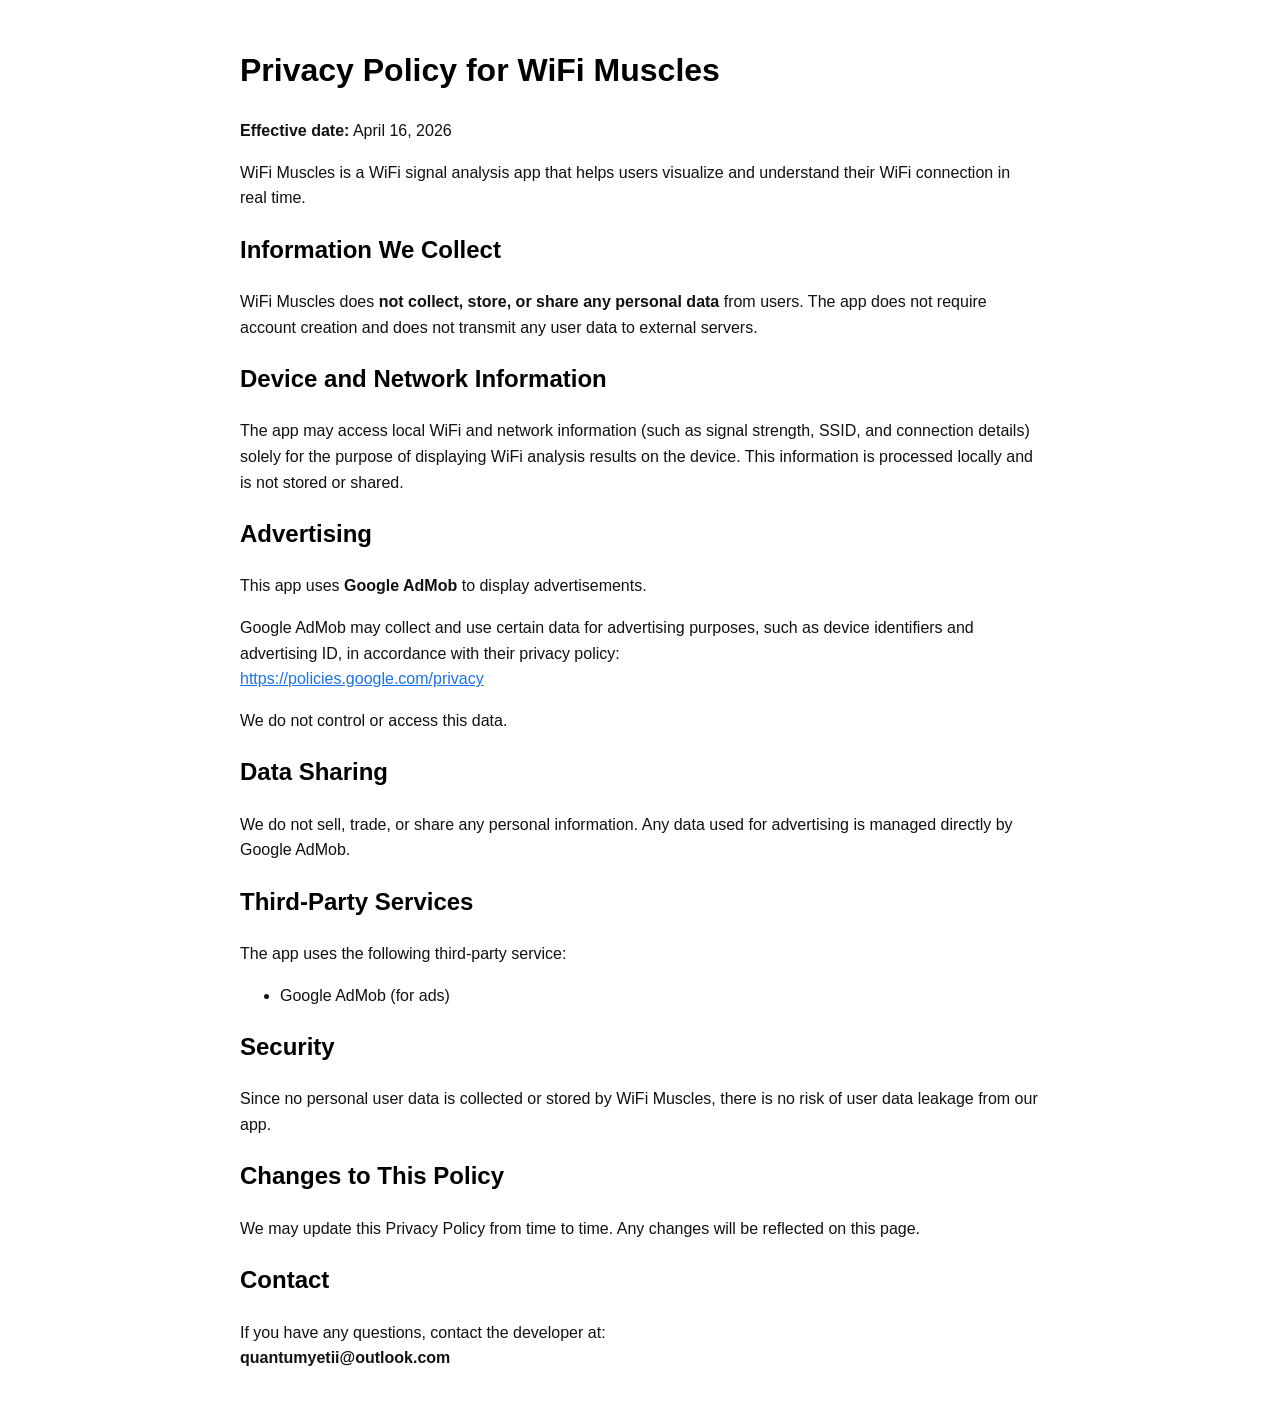
<file: privacypolicy/wifimuscles.html>
<!DOCTYPE html>
<html lang="en">
<head>
    <meta charset="UTF-8">
    <title>Privacy Policy - WiFi Muscles</title>
    <meta name="viewport" content="width=device-width, initial-scale=1.0">
    <style>
        body {
            font-family: Arial, sans-serif;
            max-width: 800px;
            margin: auto;
            padding: 24px;
            line-height: 1.6;
            background-color: #ffffff;
            color: #111111;
        }
        h1, h2 {
            color: #000000;
        }
        a {
            color: #1a73e8;
        }
    </style>
</head>
<body>

    <h1>Privacy Policy for WiFi Muscles</h1>
    <p><strong>Effective date:</strong> April 16, 2026</p>

    <p>WiFi Muscles is a WiFi signal analysis app that helps users visualize and understand their WiFi connection in real time.</p>

    <h2>Information We Collect</h2>
    <p>
        WiFi Muscles does <strong>not collect, store, or share any personal data</strong> from users.
        The app does not require account creation and does not transmit any user data to external servers.
    </p>

    <h2>Device and Network Information</h2>
    <p>
        The app may access local WiFi and network information (such as signal strength, SSID, and connection details)
        solely for the purpose of displaying WiFi analysis results on the device.
        This information is processed locally and is not stored or shared.
    </p>

    <h2>Advertising</h2>
    <p>
        This app uses <strong>Google AdMob</strong> to display advertisements.
    </p>
    <p>
        Google AdMob may collect and use certain data for advertising purposes, such as device identifiers and advertising ID,
        in accordance with their privacy policy:
        <br>
        <a href="https://policies.google.com/privacy" target="_blank">
            https://policies.google.com/privacy
        </a>
    </p>
    <p>
        We do not control or access this data.
    </p>

    <h2>Data Sharing</h2>
    <p>
        We do not sell, trade, or share any personal information.
        Any data used for advertising is managed directly by Google AdMob.
    </p>

    <h2>Third-Party Services</h2>
    <p>
        The app uses the following third-party service:
    </p>
    <ul>
        <li>Google AdMob (for ads)</li>
    </ul>

    <h2>Security</h2>
    <p>
        Since no personal user data is collected or stored by WiFi Muscles, there is no risk of user data leakage from our app.
    </p>

    <h2>Changes to This Policy</h2>
    <p>
        We may update this Privacy Policy from time to time. Any changes will be reflected on this page.
    </p>

    <h2>Contact</h2>
    <p>
        If you have any questions, contact the developer at:<br>
        <strong>quantumyetii@outlook.com</strong>
    </p>

</body>
</html>
</file>
